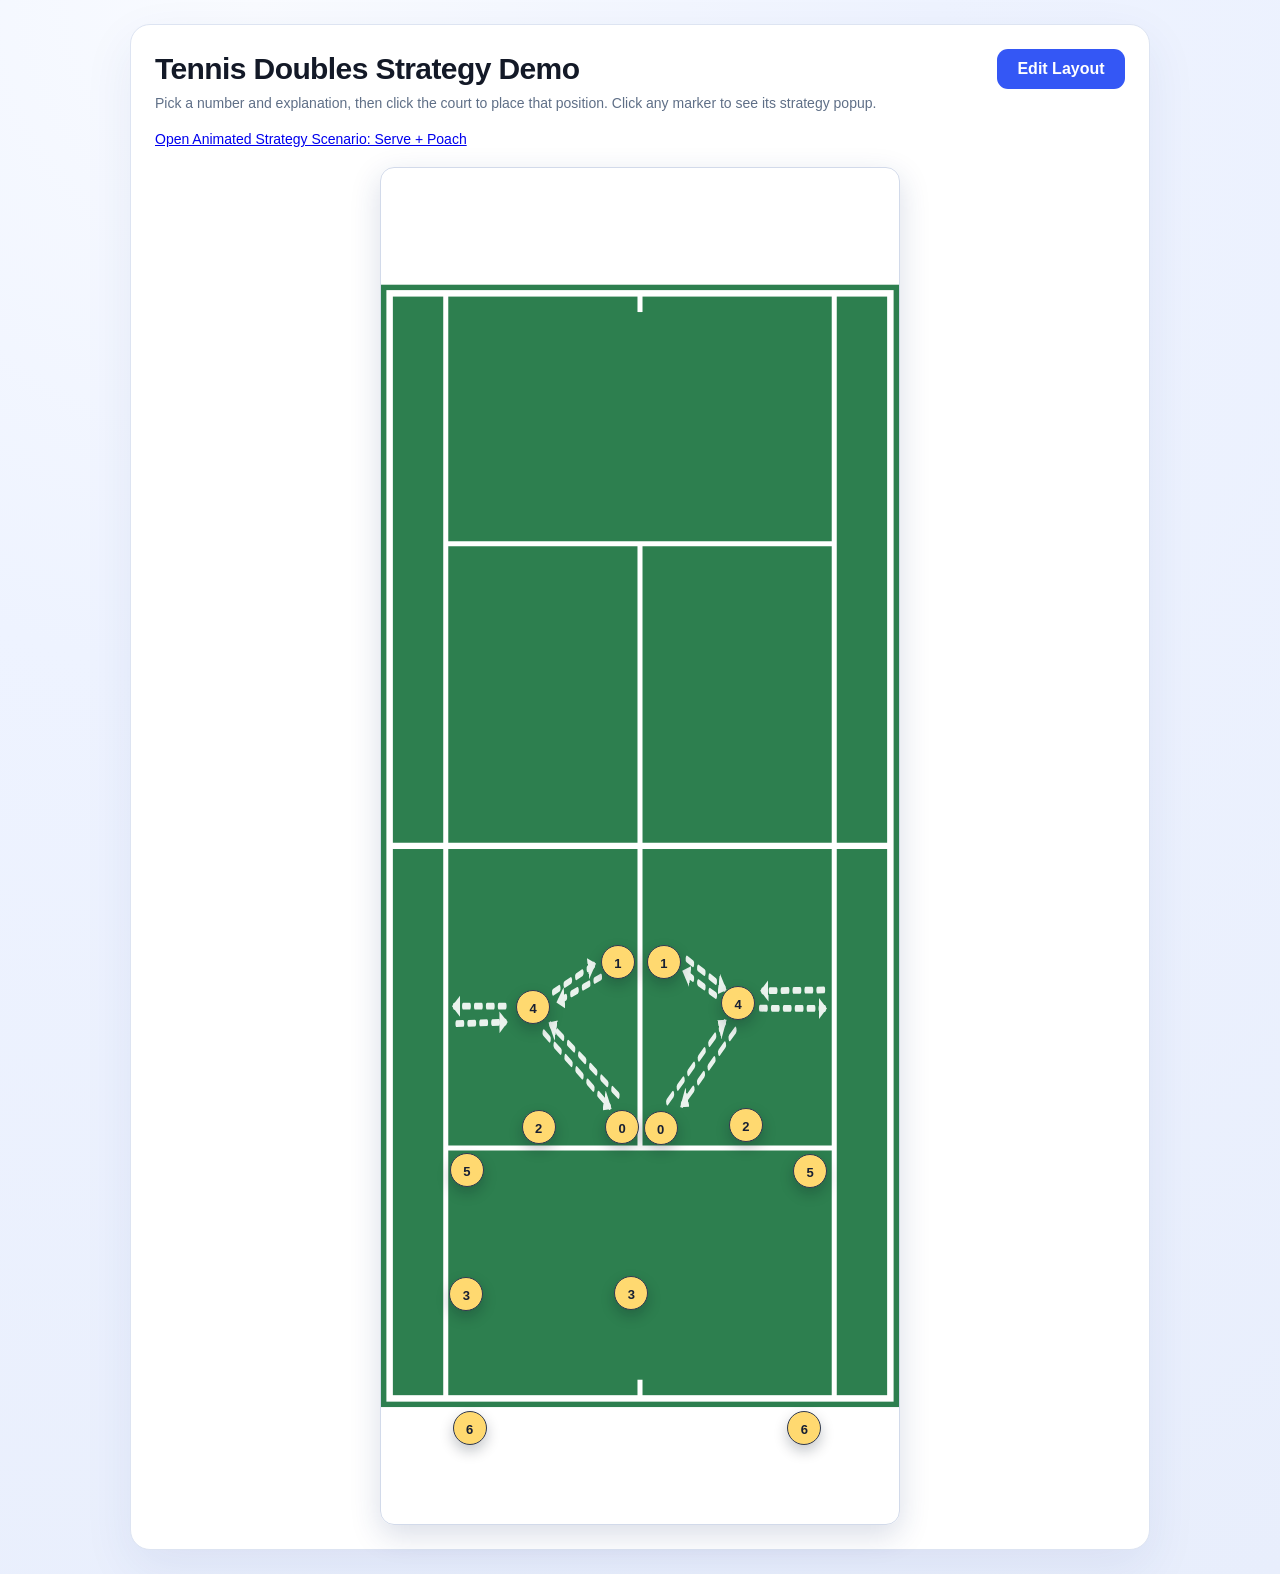
<file: index.html>
<!doctype html>
<html lang="en">
  <head>
    <meta charset="UTF-8" />
    <meta name="viewport" content="width=device-width, initial-scale=1.0" />
    <title>Tennis Doubles Strategy Demo</title>
    <link rel="stylesheet" href="./styles.css" />
  </head>
  <body>
    <main class="layout">
      <section class="court-panel">
        <div class="court-header">
          <h1>Tennis Doubles Strategy Demo</h1>
          <button id="editModeBtn" type="button">Edit Layout</button>
        </div>
        <p class="subtitle">
          Pick a number and explanation, then click the court to place that position.
          Click any marker to see its strategy popup.
        </p>
        <p class="subtitle">
          <a href="./strategy-serve-poach.html">Open Animated Strategy Scenario: Serve + Poach</a>
        </p>
        <div id="court" class="court" aria-label="Tennis doubles court">
          <svg
            class="court-svg"
            viewBox="0 -8 36 94"
            role="img"
            aria-label="Regulation doubles tennis court"
            preserveAspectRatio="xMidYMid meet"
          >
            <rect x="0" y="0" width="36" height="78" fill="#2d7f4f" />

            <!-- Doubles boundary -->
            <rect
              x="0.6"
              y="0.6"
              width="34.8"
              height="76.8"
              fill="none"
              stroke="#ffffff"
              stroke-width="0.45"
            />

            <!-- Singles sidelines -->
            <line x1="4.5" y1="0.6" x2="4.5" y2="77.4" stroke="#ffffff" stroke-width="0.35" />
            <line x1="31.5" y1="0.6" x2="31.5" y2="77.4" stroke="#ffffff" stroke-width="0.35" />

            <!-- Net -->
            <line x1="0.6" y1="39" x2="35.4" y2="39" stroke="#ffffff" stroke-width="0.45" />

            <!-- Service lines -->
            <line x1="4.5" y1="18" x2="31.5" y2="18" stroke="#ffffff" stroke-width="0.35" />
            <line x1="4.5" y1="60" x2="31.5" y2="60" stroke="#ffffff" stroke-width="0.35" />

            <!-- Center service line -->
            <line x1="18" y1="18" x2="18" y2="60" stroke="#ffffff" stroke-width="0.35" />

            <!-- Baseline center marks -->
            <line x1="18" y1="0.6" x2="18" y2="1.9" stroke="#ffffff" stroke-width="0.35" />
            <line x1="18" y1="77.4" x2="18" y2="76.1" stroke="#ffffff" stroke-width="0.35" />
          </svg>
          <svg
            id="arrowLayer"
            class="arrow-layer"
            viewBox="0 0 100 100"
            preserveAspectRatio="none"
            aria-hidden="true"
          ></svg>
          <div id="livePreview" class="live-preview" hidden></div>
          <div id="hoverInfo" class="hover-info" hidden></div>
        </div>
      </section>

      <aside class="controls">
        <h2>Editor</h2>

        <label for="positionNumber">Number</label>
        <input id="positionNumber" type="number" min="0" max="99" value="0" />

        <label for="positionTitle">Short Name</label>
        <input
          id="positionTitle"
          type="text"
          placeholder="Server, net player, defense..."
        />

        <label for="positionNote">Strategy Note</label>
        <textarea
          id="positionNote"
          rows="4"
          placeholder="When should this player stand here?"
        ></textarea>
        <button id="rephraseBtn" type="button">Rephrase Strategy</button>

        <button id="newPositionBtn" type="button">Add New Number</button>
        <button id="updateBtn" type="button">Save Selected Position</button>
        <button id="copyBtn" type="button">Copy Selected Position</button>
        <button id="deleteBtn" type="button">Delete Selected Position</button>
        <button id="arrowModeBtn" type="button">Add Movement Arrow</button>
        <button id="deleteArrowBtn" type="button">Delete Selected Arrow</button>

        <h3>Save Layout</h3>
        <label for="layoutName">Layout Name</label>
        <input id="layoutName" type="text" placeholder="e.g. Serve + Poach Plan A" />
        <button id="saveLayoutBtn" type="button">Save All Positions</button>
        <button id="downloadLayoutBtn" type="button">Download JSON</button>
        <label class="checkbox-row" for="mirrorSaveToggle">
          <input id="mirrorSaveToggle" type="checkbox" />
          Mirror on save for #0, #1, #2, #4, #6 (+ arrows)
        </label>
        <label for="savedLayoutSelect">Saved Results</label>
        <select id="savedLayoutSelect">
          <option value="">No saved layouts</option>
        </select>
        <button id="loadLayoutBtn" type="button">Load Selected Saved Result</button>
        <p id="savedLayoutsInfo" class="status">No saved layouts yet.</p>

        <p id="statusText" class="status">
          View mode: click a marker to read the strategy note.
        </p>

        <h3>Quick Tips</h3>
        <ul>
          <li>Use low numbers for key default positions.</li>
          <li>Place markers on serve, return, and transition spots.</li>
          <li>Click a marker later to review its tactical purpose.</li>
        </ul>
      </aside>
    </main>

    <dialog id="positionDialog">
      <article>
        <h3 id="dialogTitle"></h3>
        <p id="dialogBody"></p>
        <button id="closeDialogBtn" type="button">Close</button>
      </article>
    </dialog>

    <script src="./script.js"></script>
  </body>
</html>
</file>
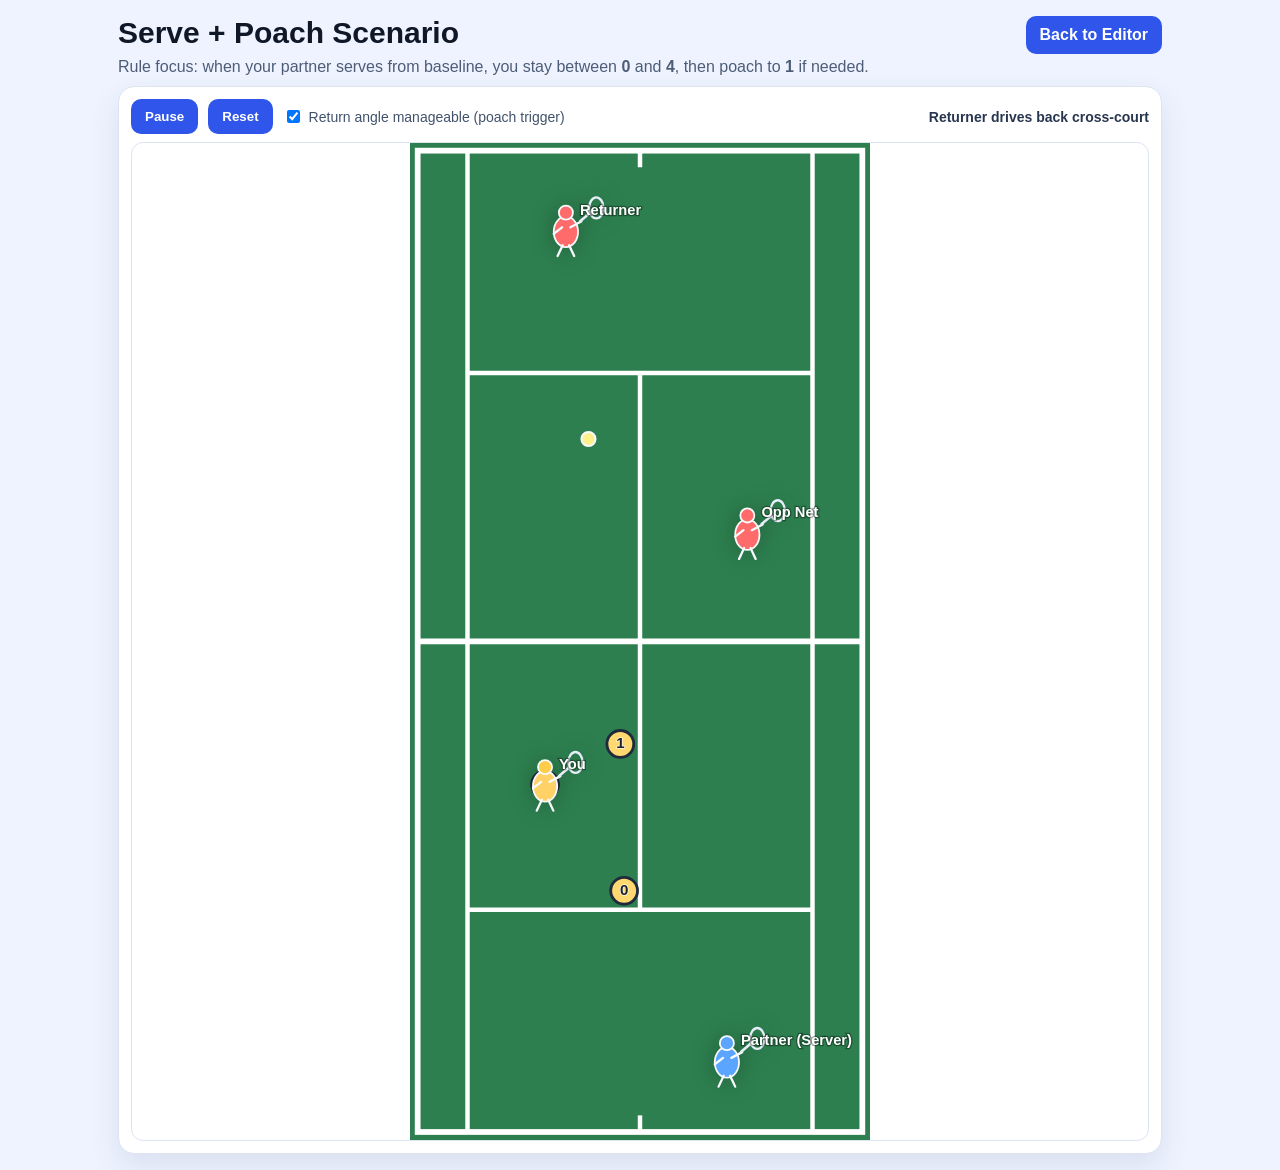
<file: strategy-serve-poach.html>
<!doctype html>
<html lang="en">
  <head>
    <meta charset="UTF-8" />
    <meta name="viewport" content="width=device-width, initial-scale=1.0" />
    <title>Serve + Poach Strategy Demo</title>
    <link rel="stylesheet" href="./strategy-serve-poach.css" />
  </head>
  <body>
    <main class="page">
      <header class="topbar">
        <div>
          <h1>Serve + Poach Scenario</h1>
          <p>
            Rule focus: when your partner serves from baseline, you stay between
            <strong>0</strong> and <strong>4</strong>, then poach to
            <strong>1</strong> if needed.
          </p>
        </div>
        <a class="link-btn" href="./index.html">Back to Editor</a>
      </header>

      <section class="panel">
        <div class="controls">
          <button id="playPauseBtn" type="button">Pause</button>
          <button id="resetBtn" type="button">Reset</button>
          <label class="toggle">
            <input id="poachToggle" type="checkbox" checked />
            Return angle manageable (poach trigger)
          </label>
          <p id="phaseText" class="phase"></p>
        </div>

        <div class="court-wrap">
          <svg id="scene" viewBox="0 0 36 78" class="scene">
            <rect x="0" y="0" width="36" height="78" fill="#2d7f4f" />
            <rect x="0.6" y="0.6" width="34.8" height="76.8" fill="none" stroke="#fff" stroke-width="0.45" />
            <line x1="4.5" y1="0.6" x2="4.5" y2="77.4" stroke="#fff" stroke-width="0.35" />
            <line x1="31.5" y1="0.6" x2="31.5" y2="77.4" stroke="#fff" stroke-width="0.35" />
            <line x1="0.6" y1="39" x2="35.4" y2="39" stroke="#fff" stroke-width="0.45" />
            <line x1="4.5" y1="18" x2="31.5" y2="18" stroke="#fff" stroke-width="0.35" />
            <line x1="4.5" y1="60" x2="31.5" y2="60" stroke="#fff" stroke-width="0.35" />
            <line x1="18" y1="18" x2="18" y2="60" stroke="#fff" stroke-width="0.35" />
            <line x1="18" y1="0.6" x2="18" y2="1.9" stroke="#fff" stroke-width="0.35" />
            <line x1="18" y1="77.4" x2="18" y2="76.1" stroke="#fff" stroke-width="0.35" />

            <circle id="marker0" cx="26.2" cy="51.8" r="1.05" class="marker-dot" />
            <text id="label0" x="26.2" y="51.8" class="marker-label">0</text>
            <circle id="marker4" cx="25.4" cy="45.7" r="1.05" class="marker-dot" />
            <text id="label4" x="25.4" y="45.7" class="marker-label">4</text>
            <circle id="marker1" cx="19.9" cy="41.9" r="1.05" class="marker-dot" />
            <text id="label1" x="19.9" y="41.9" class="marker-label">1</text>

            <g id="server" class="player-icon teammate">
              <ellipse class="body" cx="0" cy="0.15" rx="0.95" ry="1.2" />
              <circle class="head" cx="0" cy="-1.35" r="0.55" />
              <line class="arm-left" x1="-0.3" y1="-0.2" x2="-0.95" y2="0.3" />
              <line class="arm-right" x1="0.35" y1="-0.2" x2="1.2" y2="-0.65" />
              <line class="leg-left" x1="-0.25" y1="1.2" x2="-0.65" y2="2.05" />
              <line class="leg-right" x1="0.25" y1="1.2" x2="0.65" y2="2.05" />
              <line class="racket-shaft" x1="1.12" y1="-0.68" x2="1.85" y2="-1.3" />
              <ellipse class="racket-head" cx="2.38" cy="-1.72" rx="0.56" ry="0.82" />
            </g>
            <text id="serverLabel" class="player-label">Partner (Server)</text>

            <g id="you" class="player-icon you">
              <ellipse class="body" cx="0" cy="0.15" rx="0.95" ry="1.2" />
              <circle class="head" cx="0" cy="-1.35" r="0.55" />
              <line class="arm-left" x1="-0.3" y1="-0.2" x2="-0.95" y2="0.3" />
              <line class="arm-right" x1="0.35" y1="-0.2" x2="1.2" y2="-0.65" />
              <line class="leg-left" x1="-0.25" y1="1.2" x2="-0.65" y2="2.05" />
              <line class="leg-right" x1="0.25" y1="1.2" x2="0.65" y2="2.05" />
              <line class="racket-shaft" x1="1.12" y1="-0.68" x2="1.85" y2="-1.3" />
              <ellipse class="racket-head" cx="2.38" cy="-1.72" rx="0.56" ry="0.82" />
            </g>
            <text id="youLabel" class="player-label">You</text>

            <g id="returner" class="player-icon opponent">
              <ellipse class="body" cx="0" cy="0.15" rx="0.95" ry="1.2" />
              <circle class="head" cx="0" cy="-1.35" r="0.55" />
              <line class="arm-left" x1="-0.3" y1="-0.2" x2="-0.95" y2="0.3" />
              <line class="arm-right" x1="0.35" y1="-0.2" x2="1.2" y2="-0.65" />
              <line class="leg-left" x1="-0.25" y1="1.2" x2="-0.65" y2="2.05" />
              <line class="leg-right" x1="0.25" y1="1.2" x2="0.65" y2="2.05" />
              <line class="racket-shaft" x1="1.12" y1="-0.68" x2="1.85" y2="-1.3" />
              <ellipse class="racket-head" cx="2.38" cy="-1.72" rx="0.56" ry="0.82" />
            </g>
            <text id="returnerLabel" class="player-label">Returner</text>

            <g id="oppNet" class="player-icon opponent">
              <ellipse class="body" cx="0" cy="0.15" rx="0.95" ry="1.2" />
              <circle class="head" cx="0" cy="-1.35" r="0.55" />
              <line class="arm-left" x1="-0.3" y1="-0.2" x2="-0.95" y2="0.3" />
              <line class="arm-right" x1="0.35" y1="-0.2" x2="1.2" y2="-0.65" />
              <line class="leg-left" x1="-0.25" y1="1.2" x2="-0.65" y2="2.05" />
              <line class="leg-right" x1="0.25" y1="1.2" x2="0.65" y2="2.05" />
              <line class="racket-shaft" x1="1.12" y1="-0.68" x2="1.85" y2="-1.3" />
              <ellipse class="racket-head" cx="2.38" cy="-1.72" rx="0.56" ry="0.82" />
            </g>
            <text id="oppNetLabel" class="player-label">Opp Net</text>

            <circle id="ball" r="0.55" class="ball" />
          </svg>
        </div>
      </section>
    </main>

    <script src="./strategy-serve-poach.js"></script>
  </body>
</html>
</file>
<file: styles.css>
:root {
  color-scheme: light;
  font-family: Inter, -apple-system, BlinkMacSystemFont, "Segoe UI", sans-serif;
  --bg: #eef3ff;
  --card: #ffffff;
  --text: #131927;
  --muted: #5f6f87;
  --line: #dde4f2;
  --primary: #3457f5;
  --primary-hover: #2747d5;
  --marker-size: 34px;
  --marker-font-size: 13px;
}

* {
  box-sizing: border-box;
}

body {
  margin: 0;
  color: var(--text);
  background:
    radial-gradient(circle at 20% 0%, #f9fbff 0%, #eef3ff 36%, #e8eefc 100%);
}

.layout {
  min-height: 100vh;
  padding: 24px;
  max-width: 1380px;
  margin: 0 auto;
}

.layout.edit-open {
  display: grid;
  grid-template-columns: minmax(740px, 1fr) 360px;
  gap: 24px;
}

.court-panel {
  background: var(--card);
  border-radius: 20px;
  border: 1px solid var(--line);
  box-shadow: 0 18px 50px rgba(44, 70, 140, 0.08);
  padding: 24px;
  max-width: 1020px;
  margin: 0 auto;
}

.layout.edit-open .court-panel {
  max-width: none;
  margin: 0;
}

.court-header {
  display: flex;
  justify-content: space-between;
  align-items: center;
  gap: 12px;
  margin-bottom: 6px;
}

h1 {
  margin: 0;
  font-size: 30px;
  letter-spacing: -0.02em;
}

.subtitle {
  margin: 0 0 20px;
  color: var(--muted);
  font-size: 14px;
}

.court {
  position: relative;
  width: 100%;
  max-width: 520px;
  aspect-ratio: 18 / 47;
  margin: 0 auto;
  border-radius: 14px;
  border: 1px solid #d2daea;
  box-shadow: 0 10px 30px rgba(28, 53, 112, 0.17);
  overflow: visible;
  cursor: default;
}

.court.edit-active {
  cursor: crosshair;
}

.court-svg {
  position: absolute;
  inset: 0;
  width: 100%;
  height: 100%;
  display: block;
  border-radius: 14px;
}

.arrow-layer {
  position: absolute;
  inset: 0;
  width: 100%;
  height: 100%;
  z-index: 6;
}

.marker {
  position: absolute;
  z-index: 12;
  transform: translate(-50%, -50%);
  width: var(--marker-size);
  height: var(--marker-size);
  border-radius: 50%;
  border: 1px solid #2f3950;
  background: #ffd970;
  color: #171f33;
  font-weight: 800;
  font-size: var(--marker-font-size);
  display: grid;
  place-items: center;
  cursor: pointer;
  box-shadow: 0 6px 14px rgba(9, 16, 28, 0.24);
  transition: transform 120ms ease, box-shadow 120ms ease;
}

.marker:hover {
  transform: translate(-50%, -50%) scale(1.05);
  box-shadow: 0 8px 18px rgba(9, 16, 28, 0.3);
}

.court.edit-active .marker {
  cursor: grab;
}

.marker.selected {
  background: #ffbc5d;
  box-shadow: inset 0 0 0 2px #ffffff, 0 8px 18px rgba(9, 16, 28, 0.28);
}

.controls {
  background: rgba(255, 255, 255, 0.92);
  border-radius: 20px;
  border: 1px solid var(--line);
  box-shadow: 0 18px 45px rgba(44, 70, 140, 0.1);
  padding: 18px;
  display: flex;
  flex-direction: column;
  gap: 10px;
  max-height: calc(100vh - 48px);
  overflow: auto;
  position: sticky;
  top: 24px;
}

.controls:not(.visible) {
  display: none;
}

.controls h2 {
  margin: 2px 0 8px;
  font-size: 19px;
}

.controls h3 {
  margin: 14px 0 4px;
  font-size: 14px;
  text-transform: uppercase;
  letter-spacing: 0.05em;
  color: #5b6781;
}

label {
  font-size: 12px;
  font-weight: 600;
  color: #5a6782;
}

.checkbox-row {
  display: flex;
  align-items: center;
  gap: 8px;
}

.checkbox-row input {
  width: auto;
}

input,
textarea,
button,
select {
  font: inherit;
}

input,
textarea,
select {
  width: 100%;
  border: 1px solid #cad5ea;
  border-radius: 10px;
  padding: 10px 11px;
  background: #ffffff;
  color: #1c2436;
}

textarea {
  resize: vertical;
  min-height: 94px;
}

input:focus-visible,
textarea:focus-visible,
select:focus-visible {
  outline: 2px solid #a9bcff;
  outline-offset: 1px;
  border-color: #8ea6f9;
}

button {
  border: 1px solid transparent;
  border-radius: 11px;
  padding: 10px 12px;
  background: var(--primary);
  color: #ffffff;
  font-weight: 650;
  transition: background-color 130ms ease, transform 90ms ease, box-shadow 130ms ease;
}

button:hover:not(:disabled) {
  background: var(--primary-hover);
  box-shadow: 0 8px 18px rgba(39, 71, 213, 0.24);
}

button:active:not(:disabled) {
  transform: translateY(1px);
  box-shadow: none;
}

button:focus-visible {
  outline: 2px solid #8aa2ff;
  outline-offset: 1px;
}

button:disabled {
  background: #a8b6d2;
  color: #edf1f8;
  cursor: not-allowed;
  box-shadow: none;
}

button.is-active:not(:disabled) {
  background: #1f3eba;
}

#editModeBtn {
  min-width: 128px;
}

#deleteBtn {
  background: #cf4040;
}

#deleteBtn:hover:not(:disabled) {
  background: #b63434;
}

#deleteArrowBtn {
  background: #9650a6;
}

#deleteArrowBtn:hover:not(:disabled) {
  background: #834692;
}

.status {
  margin: 0;
  font-size: 12px;
  color: #5f6f87;
  line-height: 1.45;
}

.live-preview,
.hover-info {
  position: absolute;
  min-width: 170px;
  max-width: 240px;
  padding: 8px 10px;
  border-radius: 10px;
  color: #ffffff;
  font-size: 12px;
  line-height: 1.35;
  pointer-events: none;
  transform: translate(-50%, calc(-100% - 18px));
  border: 1px solid rgba(255, 255, 255, 0.14);
}

.live-preview {
  z-index: 20;
  background: rgba(12, 20, 34, 0.9);
}

.hover-info {
  z-index: 25;
  background: rgba(18, 28, 45, 0.94);
}

dialog {
  border: 1px solid var(--line);
  border-radius: 14px;
  max-width: 390px;
  color: #182136;
  box-shadow: 0 16px 42px rgba(10, 18, 32, 0.2);
}

dialog::backdrop {
  background: rgba(17, 23, 30, 0.5);
}

dialog article h3 {
  margin: 0 0 6px;
}

dialog article p {
  margin: 0 0 14px;
  color: #44526b;
}

ul {
  margin: 0;
  padding-left: 18px;
  color: #5b6781;
  font-size: 12px;
  line-height: 1.5;
}

@media (max-width: 1100px) {
  .layout.edit-open {
    grid-template-columns: 1fr;
  }

  .controls {
    position: static;
    max-height: none;
  }
}

@media (max-width: 768px) {
  :root {
    --marker-size: 26px;
    --marker-font-size: 11px;
  }

  .layout {
    padding: 12px;
  }

  .court-panel {
    padding: 14px;
    border-radius: 14px;
  }

  .court {
    max-width: min(92vw, 430px);
  }

  .subtitle {
    margin-bottom: 12px;
    font-size: 13px;
  }

  .live-preview,
  .hover-info {
    max-width: 190px;
    font-size: 11px;
  }
}
</file>
<file: strategy-serve-poach.css>
:root {
  font-family: Inter, -apple-system, BlinkMacSystemFont, "Segoe UI", sans-serif;
  color-scheme: light;
}

* {
  box-sizing: border-box;
}

body {
  margin: 0;
  background: #eef3ff;
  color: #101828;
}

.page {
  max-width: 1080px;
  margin: 0 auto;
  padding: 16px 18px;
}

.topbar {
  display: flex;
  justify-content: space-between;
  gap: 16px;
  align-items: flex-start;
  margin-bottom: 10px;
}

h1 {
  margin: 0 0 8px;
  font-size: 30px;
}

p {
  margin: 0;
  color: #4d5d77;
}

.link-btn,
button {
  border: 0;
  border-radius: 10px;
  padding: 10px 14px;
  background: #2f55ea;
  color: #fff;
  font-weight: 600;
  text-decoration: none;
  cursor: pointer;
}

.panel {
  background: #fff;
  border: 1px solid #dce4f2;
  border-radius: 16px;
  padding: 12px;
  box-shadow: 0 12px 30px rgba(30, 54, 100, 0.1);
}

.controls {
  display: flex;
  align-items: center;
  gap: 10px;
  flex-wrap: wrap;
  margin-bottom: 8px;
}

.toggle {
  display: inline-flex;
  align-items: center;
  gap: 6px;
  font-size: 14px;
  color: #42526c;
}

.phase {
  margin-left: auto;
  font-size: 14px;
  font-weight: 600;
  color: #29364f;
}

.court-wrap {
  border: 1px solid #dce4f2;
  border-radius: 12px;
  overflow: hidden;
  max-width: 100%;
  display: flex;
  justify-content: center;
  align-items: center;
  margin: 0 auto;
}

.scene {
  width: min(100%, 460px);
  height: auto;
  aspect-ratio: 36 / 78;
  display: block;
  background: #2d7f4f;
}

.marker-dot {
  fill: #ffd970;
  stroke: #1f2a3d;
  stroke-width: 0.22;
}

.marker-label {
  fill: #1a2334;
  font-size: 1.18px;
  font-weight: 800;
  text-anchor: middle;
  dominant-baseline: middle;
  paint-order: stroke;
  stroke: rgba(255, 255, 255, 0.75);
  stroke-width: 0.12;
}

.player-icon {
  pointer-events: none;
  filter: drop-shadow(0 0.45px 0.85px rgba(0, 0, 0, 0.25));
}

.player-icon .body,
.player-icon .head {
  stroke: #f8fafc;
  stroke-width: 0.14;
}

.player-icon .arm-left,
.player-icon .arm-right,
.player-icon .leg-left,
.player-icon .leg-right {
  stroke: #f8fafc;
  stroke-width: 0.18;
  stroke-linecap: round;
}

.player-icon .racket-shaft {
  stroke: #e7edf9;
  stroke-width: 0.2;
  stroke-linecap: round;
}

.player-icon .racket-head {
  fill: none;
  stroke: #e7edf9;
  stroke-width: 0.18;
}

.player-icon.teammate .body,
.player-icon.teammate .head {
  fill: #5ca5ff;
}

.player-icon.you .body,
.player-icon.you .head {
  fill: #ffd166;
}

.player-icon.opponent .body,
.player-icon.opponent .head {
  fill: #ff6b6b;
}

.player-icon.you .body {
  fill: #ffd166;
}

.player-icon.you .head {
  fill: #ffcd4a;
}

.player-label {
  fill: #fff;
  font-size: 1.15px;
  font-weight: 600;
  paint-order: stroke;
  stroke: rgba(0, 0, 0, 0.35);
  stroke-width: 0.2;
}

.ball {
  fill: #fef08a;
  stroke: #f8fafc;
  stroke-width: 0.16;
}
</file>
